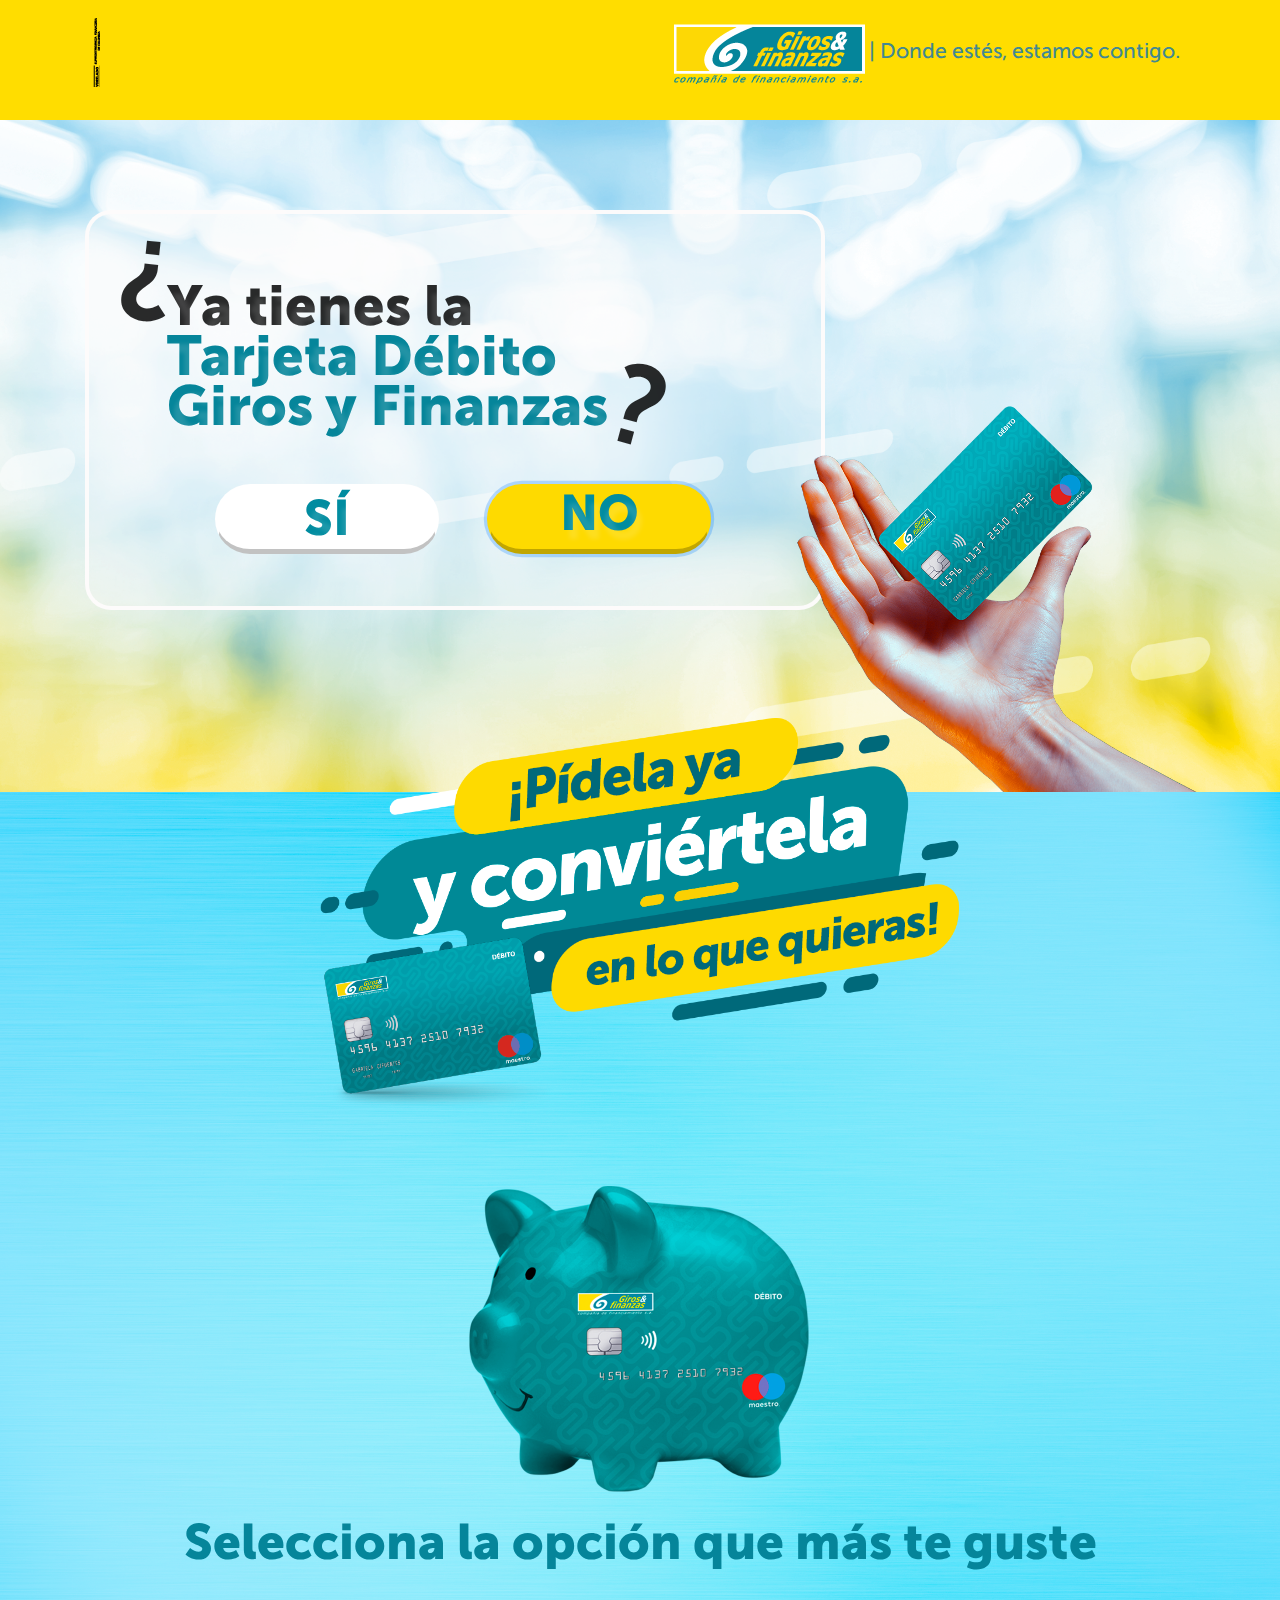
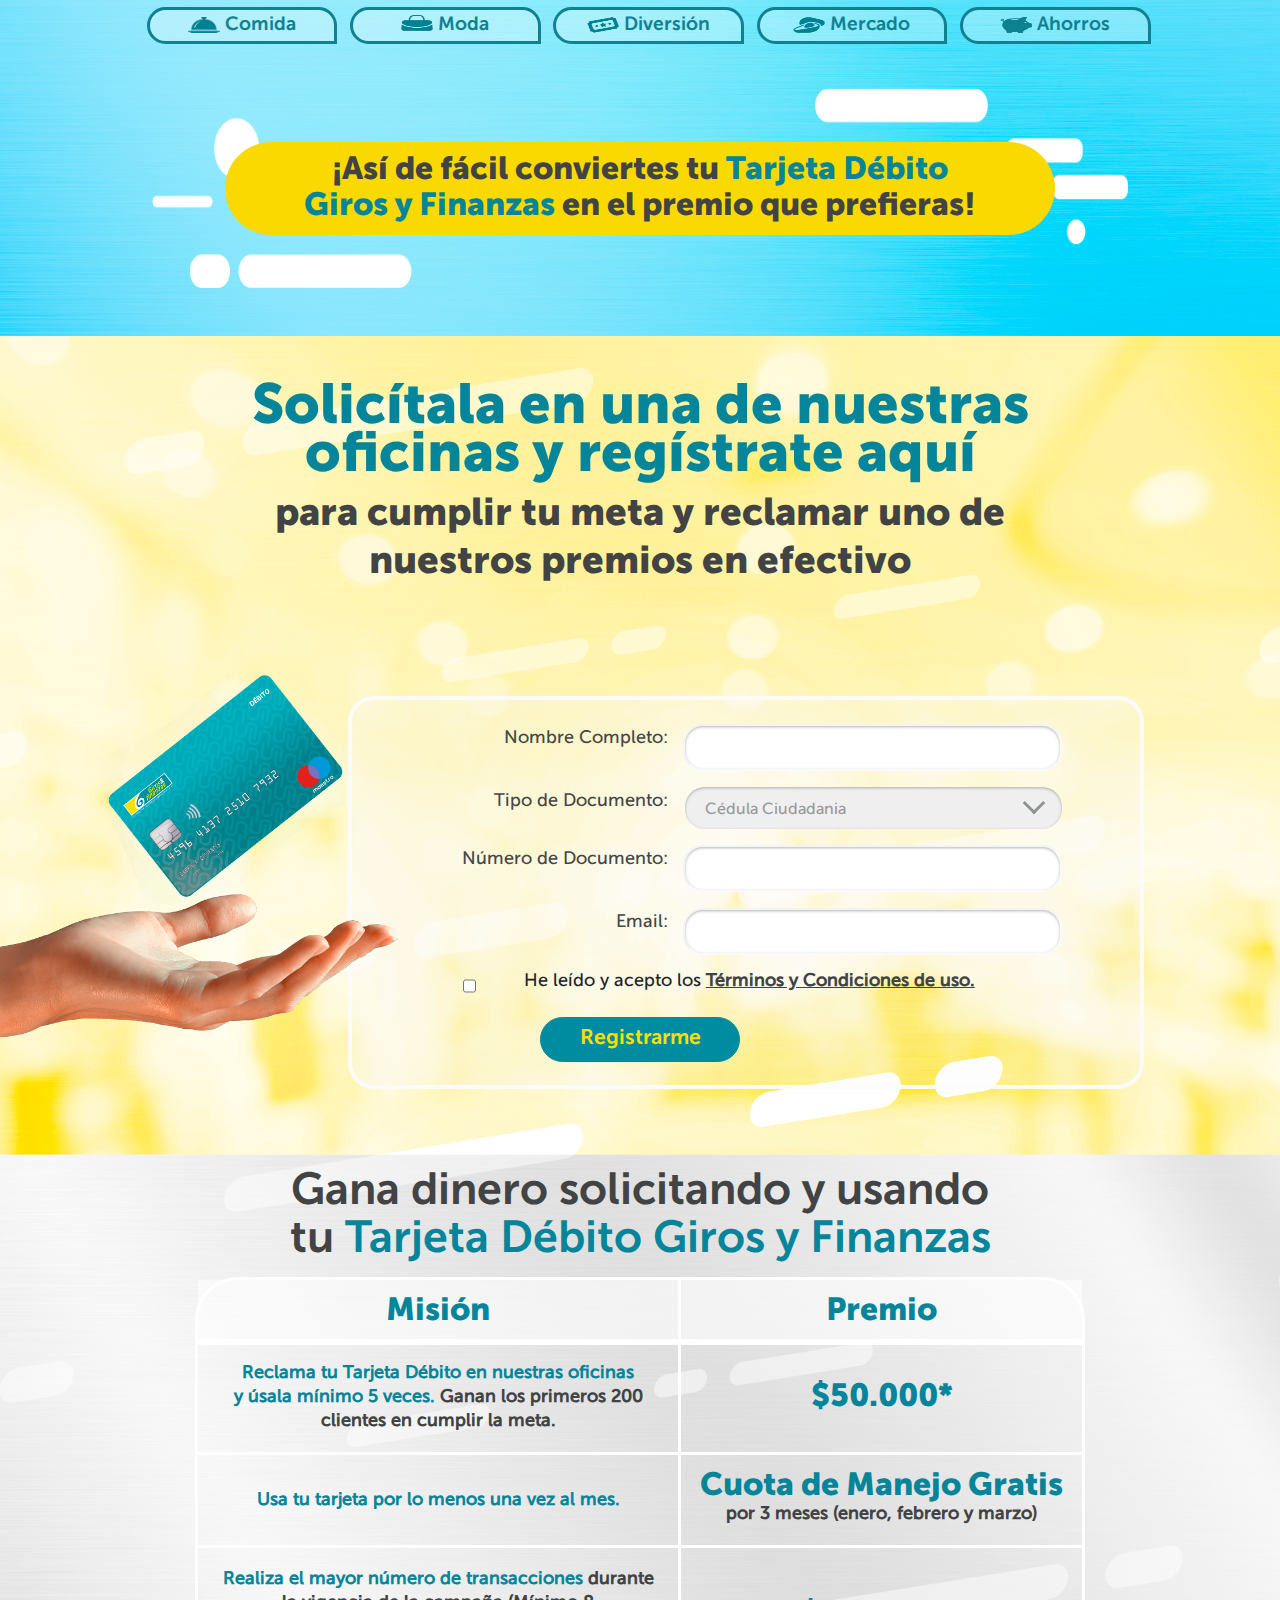
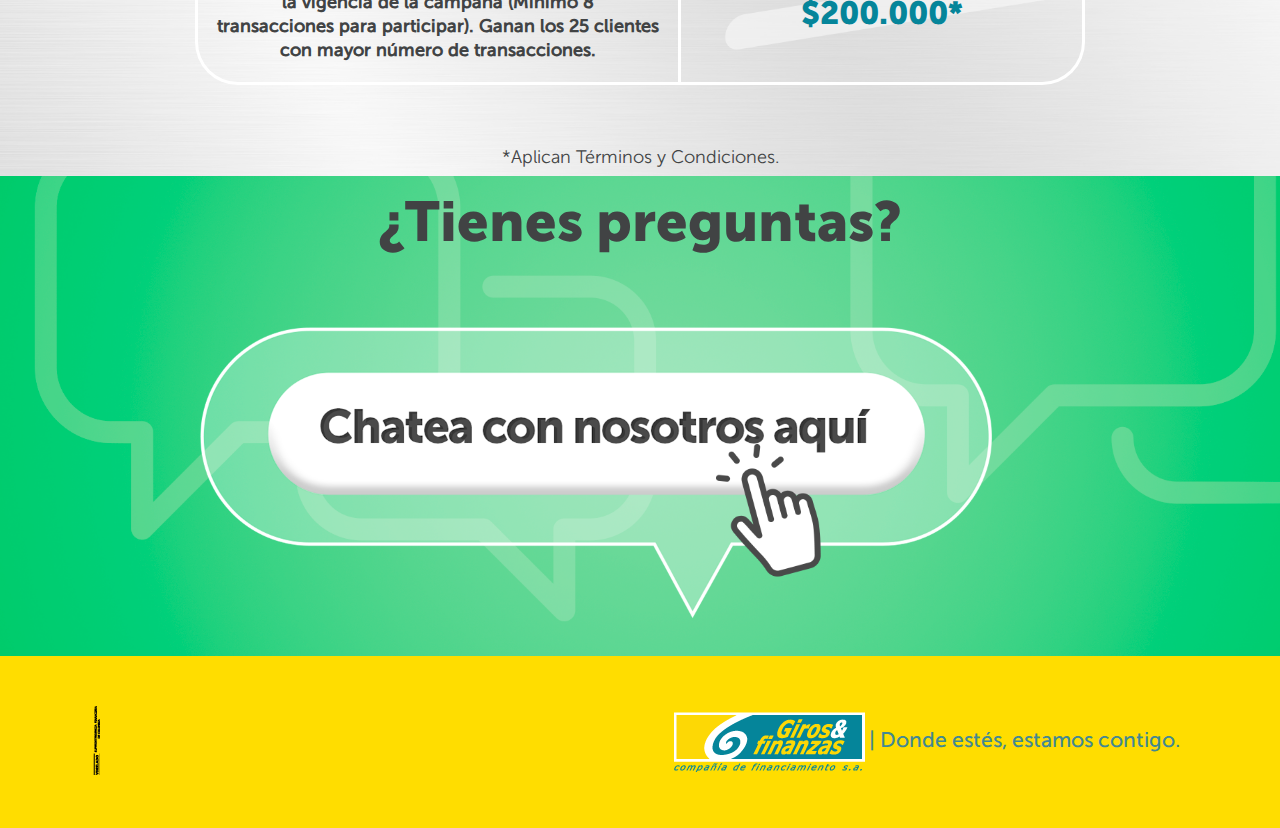
<file: index.html>
<!DOCTYPE html>
<html lang="en">

<head>
    <meta charset="UTF-8">
    <meta http-equiv="X-UA-Compatible" content="IE=edge">
    <meta property="og:url" content="" />
    <meta property="og:type" content="article" />
    <meta property="og:title" content="Tarjeta Débito" />
    <meta property="og:description" content="" />
    <meta property="og:image" content="" />
    <meta name="google-signin-client_id"
        content="259841955664-9plcha6eklqa9pcn2mfj9vi6oat845fn.apps.googleusercontent.com">
    <title>Tarjeta Débito</title>
    <link rel="stylesheet" href="css/bootstrap.css">
    <link rel="stylesheet" href="css/style.css">
  
    <link rel="icon"
        href="https://www.girosyfinanzas.com/wps/contenthandler/girosyfinanzas/!ut/p/digest!pe802azAhUrIDi2o6b-6HQ/dav/fs-type1/themes/TemaGyF/images/favicon.ico"
        type="image/png" />

</head>

<body>

    <header class="bg-amarillo position-relative">

        <div class="container">
            <div class="justify-content-between py-2">
                <div class="col-12 align-self-center text-right">
                    <div class="bg-vigilado"></div>

                    <a href="index.html" class="d-inline-block pl-2 pl-sm-4 img-logoGiros">
                        <img src="images/logo-giros-old22.png" alt="" class="img-fluid d-inline-block ">
                    </a>
                    <p class="mb-0 text-right text-verdeCorp text-w-bold d-inline-block text-font500 text-xxs">
                        | Donde estés, estamos contigo.
                    </p>
                </div>
            </div>
        </div>
    </header>

    <!-- primera seccion -->
    <section class="bg-section_One">

        <div class="container">
            <div class="row">
                <div class="col-sm-12 col-md-12 col-lg-8 col-xl-8 contenedor1 ">
                    <br><br>
                    <div class="col-sm-12 col-md-10 col-lg-12 text-Tarjet">
                        <br>
                        <p class="text-col-negro line-normal1 positionSigno rotacionSignoIn">
                            <span class="text-font700 text-signo depthBack">¿</span>
                        </p>
                        <p class="text-col-negro line-normal1 mx-5">

                            <span class="text-fontM text-vi depthBack" title="Ya tienes la">Ya tienes la </span><br>
                            <span class="text-fontM text-vi text-azulOsc depthblue" title="Tarjeta Débito">Tarjeta
                                Débito
                            </span><br>
                            <span class="text-fontM text-vi text-azulOsc depthblue" title="Giros y Finanzas"> Giros y
                                Finanzas</span>
                        </p>
                        <p class="text-col-negro line-normal1 positionSignoOut rotacionSignoOut">
                            <span class="text-font700 text-signo depthBack">?</span>
                        </p>
                    </div>

                    <div class="col-sm-12 col-md-10 col-lg-12 row">
                        <div class="col-sm-6 col-md-5 col-lg-6 text-center text-fontM">
                            <button class="btn btn-Si  text-azulOsc positionbtnSi" onclick="EleccionTarjeta('Si')" id="btnSi">
                                <span class="text-iv depthblueSI" title="SI" style="top: 5px">SÍ</span>
                            </button>
                        </div>

                        <div class="col-sm-6 col-md-5 col-lg-6 text-center text-fontM">
                            <button class="btn btn-Si  text-azulOsc positionbtnNo" onclick="EleccionTarjeta('No')" id="btnNo" style="background-color:#feda00"
                                autofocus>
                                <span class="text-iv depthblueSI" title="NO">NO</span>
                            </button>
                        </div>
                    </div>
                </div>
                <div class="offset-1"></div>
                <div class="col-sm-12 col-md-12 col-lg-3 col-xl-4">
                    <img src="images/sectionOne/Tarjeta_1.png" alt="" class="img-mano">
                </div>
            </div>
        </div>
    </section>

    <!-- segunda seccion  -->
    <section class="bg-sectionTwo  row">
        <div class="col-12 ">
            <img src="images/sectionOne/Título-No.png" alt="" class="img-titulo" id="imgTituloSeccion2">
        </div>
        <div class="col-12 mb-3" id="imagenCategoriaSeccion">
            <img src="images/sectionTwo/iconosBtn/Ahorro.png" id="imagencategoria" alt="">
        </div>

        <div class="col-12 mb-2">
            <p class="text-center text-fontM text-iv text-azulOsc">
                Selecciona la opción que más te guste
            </p>
        </div>
        <div class="row col-12">
            <div class="col-12">
                <div class="row botonesCategorias">
                    <div class="col-7 col-lg-2 mb-2">
                        <button onclick="SeleccionarCategoria('Comida')" class="botonCategorias btn-catg1">
                            <img src="images/sectionTwo/Botones_Off/forma_comida.png" class="tam-img-boton">
                            <a>Comida</a>
                        </button>
                    </div>
                    <div class="col-7 col-lg-2 mb-2">
                        <button onclick="SeleccionarCategoria('Moda')" class="botonCategorias btn-catg2" >
                            <img src="images/sectionTwo/Botones_Off/forma_moda.png" alt="" class="tam-img-boton" style="margin-bottom: 2%;">
                            <a>Moda</a>
                        </button>
                    </div>
                    <div class="col-7  col-lg-2 mb-2">
                        <button onclick="SeleccionarCategoria('Entretenimiento')" class="botonCategorias btn-catg3">
                            <img src="images/sectionTwo/Botones_Off/forma_diversion.png" alt=""  class="tam-img-boton">
                            <a>Diversión</a>
                        </button>
                    </div>
                    <div class="col-7 col-lg-2 mb-2">
                        <button onclick="SeleccionarCategoria('Mercado')" class=" botonCategorias btn-catg4">
                            <img src="images/sectionTwo/Botones_Off/forma_mercado.png" alt="" class="tam-img-boton">
                            <a>Mercado</a>
                        </button>
                    </div>
                    <div class="col-7 col-lg-2 mb-2">
                        <button onclick="SeleccionarCategoria('Ahorro')" class=" botonCategorias btn-catg5">
                            <img src="images/sectionTwo/Botones_Off/forma_ahorro.png" alt="" class="tam-img-boton">
                            <a>Ahorros</a>
                        </button>
                    </div>
                </div>
            </div>
            <div class="col-12 d-flex justify-content-center mb-5">
                <div class="fondoSeccion2">
                    <div class="AsiDeFacilText">

                        <p class="text-fontM text-4taSection my-1">
                            <span class="text-col-negro">¡Así de fácil conviertes tu
                                <span class=" text-azulOsc">Tarjeta Débito <br> Giros  y Finanzas </span>en el premio
                                que prefieras!</span>

                        </p>
                    </div>
                </div>
            </div>
        </div>
    </section>

    <!-- tercera seccion -->
    <section class="bg-sectionthree">
        <div class="container">
            <div class="row">
                <!-- titulo -->
                <div class="col-md-12">
                    <br><br>
                    <div class="text-Tarjet text-center line-normal3">
                        <p class="text-fontM text-vi">
                            <span class="text-azulOsc" id="TxtTitulo1Seccion3">Solicítala en una de nuestras
                                <br>oficinas
                                y regístrate aquí</span>
                        </p>
                        <p>
                            <span id="TxtTitulo2Seccion3" class="text-fontM text-lg text-col-negro" style="line-height: 0rem;">para cumplir tu meta
                                y reclamar uno de <br>
                                nuestros
                                premios en efectivo<span>
                        </p>
                    </div>
                </div>

                <!-- contenedor formulario -->
                <div class="col-sm-12 col-md-12 col-lg-5 col-lx-7 positionForm">
                    <div class=" my-4 text-font500 contenedor2 ">

                        <form>
                            <div class="row my-4">
                                <div class="col-md-12 row mb-3 ">
                                    <h6 class="col-md-5 txt-right text-xx my-1">Nombre Completo:</h6>
                                    <input type="text" class=" inputRegistrar col-md-6 " id="nombre" minlength="5"
                                        maxlength="40" required>
                                </div>
                                <div class="col-md-12 row mb-3 ">
                                    <h6 class="col-md-5 txt-right text-xx my-1">Tipo de Documento:</h6>

                                    <div class="col-md-7">
                                        <div class="content-select ">
                                            <select name="select " class="inputRegistrar " id="tipo_identidad">
                                                <option value="CC" selected>Cédula Ciudadania</option>
                                                <option value="CE">Cédula Extranjeria</option>
                                            </select>
                                            <i></i>
                                        </div>

                                    </div>
                                </div>
                                <div class="col-md-12 row mb-3">
                                    <h6 class="col-md-5 txt-right text-xx my-1">Número de Documento:</h6>
                                    <input type="number" class="inputRegistrar col-md-6" id="NoDocumento" minlength="8"
                                        maxlength="11" required>

                                </div>
                                <div class="col-md-12 row mb-3">
                                    <h6 class="col-md-5 txt-right text-xx my-1">Email:</h6>
                                    <input type="email" class="inputRegistrar col-md-6" id="Email"  minlength="2"
                                    maxlength="40" required>
                                </div>
                                <div class="mx-5 col-md-12 row mb-3">
                                    <input type="checkbox" aria-label="Checkbox for following text input"
                                        class="my-1 mx-5" required>
                                    <h6 class="text-xx text-font500">He leído y acepto los <a target="_blank" href="Términos y Condiciones Campaña Tarjeta Débito 2022.pdf"
                                            class="text-col-negro "
                                            style="text-decoration: underline; font-weight: 900;">Términos y
                                            Condiciones de uso.</a></h6>
                                </div>
                                <div class="row">
                                    <div class="col-md-8"></div>
                                    <div class="col-md-4">
                                        <button class="btn btn-Registrar text-font700" type="submit" data-toggle="modal"
                                            id="btnRegistrar"><span class="text-xxs">Registrarme</span></button>
                                    </div>
                                </div>
                            </div>
                        </form>

                    </div>
                </div>

                <!-- imagen mano tarjeta -->
                <div class="col-sm-12 col-md-12 col-lg-5 col-xl-5">
                    <img src="images/sectionThree/Tarjeta_2.png" alt="" class="img-fluid img-tarjeta">
                </div>

            </div>
        </div>
    </section>

    <!-- cuarta seccion -->
    <section class="bg-sectionFour">
       <!--  <br><br><br><br><br><br> -->
        <div class="position4ta">
            <div class="row">
                <div class="col-sm-12 col-md-12">
                    <div class=" text-center line-normal3">
                        <p class="text-font700 text-lgs" id="Titulo1Seccion4">
                            <span class="text-col-negro">Gana dinero solicitando y usando <br>tu
                                <span class=" text-azulOsc">Tarjeta Débito Giros y Finanzas</span>
                        </p>

                    </div>
                </div>

                <div class="col-12 " id="TablaSeccion4">
                    <table class="table1 " style="margin: 0 auto;">
                        <thead>
                            <tr class="">
                                <th scope="">
                                    <div class=" text-center  line-normal4ta">
                                        <p class="text-fontM text-4taSection">

                                            <span class="text-fontM text-azulOsc">Misión</span>
                                        </p>
                                    </div>
                                </th>
                                <th scope="">
                                    <div class=" text-center  line-normal4ta">
                                        <p class="text-fontM text-4taSection">

                                            <span class="text-fontM text-azulOsc">Premio</span>
                                        </p>
                                    </div>
                                </th>
                            </tr>
                        </thead>
                        <tbody>
                            <tr class="">
                                <th >
                                    <div class=" text-center line-normal4ta">
                                        <p class="text-font500 text-xx">
                                            <span class="text-azulOsc">Reclama tu Tarjeta Débito en nuestras oficinas <br> y úsala mínimo 5 veces.</span>
                                            <span class="text-col-negro">Ganan los primeros 200 <br> clientes en cumplir la meta.</span>
                                        </p>
                                    </div>
                                </th>
                                <th >
                                    <div class=" text-center line-normal4ta">
                                        <p class="text-fontM text-4taSection">
                                            <span class=" text-azulOsc">$50.000*</span>
                                        </p>
                                    </div>
                                </th>
                            </tr>
                            <tr>
                                <th>
                                    <div class=" text-center line-normal4ta">
                                        <p class="text-font500 text-xx">
                                            <span class=" text-azulOsc">Usa tu tarjeta por lo menos una vez al
                                                mes.</span>
                                        </p>
                                    </div>
                                </th>
                                <th>
                                    <div class=" text-center line-normal4ta">
                                        <p class="text-fontM text-4taSection">
                                            <span class=" text-azulOsc">Cuota de Manejo Gratis</span><br>
                                            <span class="text-col-negro text-font500 text-xx">por 3 meses (enero, febrero
                                                y marzo)

                                        </p>
                                    </div>
                                </th>
                            </tr>
                            <tr>
                                <th>
                                    <div class=" text-center line-normal4ta">
                                        <p class="text-font500 text-xx">
                                            <span class=" text-azulOsc">Realiza el mayor número de transacciones</span>
                                            <span class="text-col-negro">durante <br>
                                            la vigencia de la campaña (Mínimo 8 <br> transacciones para participar). Ganan los 25 clientes <br>
                                            con mayor número de transacciones.</span>
                                        </p>
                                    </div>
                                </th>
                                <th>
                                    <div class=" text-center line-normal4ta">
                                        <p class="text-fontM text-4taSection">
                                            <span class=" text-azulOsc">$200.000*</span>
                                        </p>
                                    </div>
                                </th>
                            </tr>
                        </tbody>
                    </table>
                </div>

                <div class="col-md-12">
                    <div class="my-3 text-center line-normal4ta ">
                        <br><br>
                        <a target="_blank" href="Términos y Condiciones Campaña Tarjeta Débito 2022.pdf">
                            <p class="text-font300 text-xx">
                                <span class=" text-col-negro">*Aplican Términos y Condiciones.</span>
                            </p>
                        </a>

                    </div>
                </div>
            </div>
        </div>
    </section>

    <!-- Quinta seccion -->
    <section class="bg-sectionFive">
        <div class="container">
            <div class="row">
                <div class="col-md-12">
                    <div class="text-center my-2">
                        <p class="text-fontM text-vi">
                            <span class="text-col-negro">¿Tienes preguntas?<span>
                        </p>
                    </div>
                </div>


                <div class="col-12">
                    <a href="https://m.me/girosyfinanzascf" target="_blank">
                        <img src="images/sectionFive/Chat.png" alt="" class="img-flui img-chat ">
                    </a>

                </div>
                <div class="col-12">
                    <img src="images/sectionFive/click-icon.png" alt="" class="img-flui img-icono-mano">
                </div>
            </div>
        </div>
    </section>

    <footer class="bg-amarillo py-5 position-relative">

        <div class="container">
            <div class="row justify-content-between py-2">
                <div class="col-12 align-self-center text-right">
                    <div class="bg-vigilado"></div>

                    <a href="index.html" class="d-inline-block pl-2 pl-sm-4 img-logoGiros">
                        <img src="images/logo-giros-old22.png" alt="" class="img-fluid d-inline-block ">
                    </a>
                    <p class="mb-0 text-right text-verdeCorp text-w-bold d-inline-block text-font500 text-xxs">
                        | Donde estés, estamos contigo.
                    </p>
                </div>
            </div>
        </div>
    </footer>

    <script src="./js/jquery-3.4.1.min.js"></script>
    <script src="./js/popper.min.js"></script>
    <script src="./js/bootstrap.min.js"></script>
    <script src="./js/botones.js"></script>
    <script src="./js/main.js"></script>
</body>

</html>


<!-- Modal -->
<div class="modal fade" id="exampleModal" tabindex="-1" aria-labelledby="exampleModalLabel" aria-hidden="true">
    <div class="modal-dialog">
        <div class="modal-content">
            <img src="images/Aviso-regístro-pop-up.png">
        </div>
    </div>
</div>
</file>
<file: css/style.css>
/* ************* NAV ************* */
.img-logoGiros {
    padding-left: 1rem;
}

/* **** Seccion 4 */

.table1 thead {
    border-collapse: collapse;
    border-radius: 40px 40px 0px 0px;
    border-style: hidden;
    /* hide standard table (collapsed) border */
    box-shadow: 0 0 0 3px #fff;
    /* this draws the table border  */
    background-color: rgba(255, 255, 255, 0.6);
}

.table1 tbody {
    border-collapse: collapse;
    border-radius: 0px 0px 40px 40px;
    border-style: hidden;
    /* hide standard table (collapsed) border */
    box-shadow: 0 0 0 3px #fff;
    /* this draws the table border  */
}

.table1, td, th {
    border: 3px solid white;
}

/* **************Section Cinco */
.btn-chat {
    background: #ffffff;
    /* color: rgb(41, 40, 40); */
    border-radius: 5rem;
    padding: 0.5rem 4rem;
    border: 1px solid #ffffff;

}

.btn-chat:hover {
    background: white;
    color: #05859A;
    /*  border: 1px solid #f8f8f8; */
}

.btn-chatPosition {
    position: absolute;
    top: 0rem;
    left: 13rem;
    width: 721px;
    height: 120px;
}



.rectangulo {
    width: 350px;
    height: 300px;
    border: 4px solid #fdfbfbf5;
    background: rgb(229 221 221 / 19%);
    border-radius: 26px;
}

.contenedor1 {
    width: 350px;
    height: 350px;
    border: 4px solid #fdfbfbf5;
    background: rgba(250, 248, 248, 0.301);
    border-radius: 26px;
    top: 90px;
}

.contenedor2 {
    width: 620px;
    height: 380px;
    border: 4px solid #fdfbfbf5;
    background: rgba(250, 248, 248, 0.301);
    border-radius: 26px;
    top: 0px;
}

.contenedor2 {
    width: 796px;
    height: 393px;
    border: 4px solid #fdfbfbf5;
    background: rgba(250, 248, 248, 0.301);
    border-radius: 26px;
    top: 0px;
    position: relative;
    left: -5rem;
}


.contenedorTable {
    border: 4px solid #fdfbfbf5;
    background: rgba(250, 248, 248, 0.301);
    border-radius: 26px;
    top: 0px;
    border-collapse: separate;
    border-spacing: 10px;
    -moz-border-radius: 20px;
    padding: 2px;
}

.table_sombra {
    border-collapse: separate;
    border-spacing: 20px;
    padding: 2px;
    background-color: rgba(255, 255, 255, 0.392);
}


.bg-amarillo {
    background-color: #FFDD00;
}

.bg-sectionOne {
    height: 42rem;
}

.bg-sectionthree {
    height: 50rem;
}

/* .bg-sectionFour {
    height: 42rem;
} */

.bg-sectionFive {
    height: 30rem;
}

.bg-vigilado {
    background-image: url('../images/vigilado.png');
    position: absolute;
    width: 1rem;
    height: 7rem;
    background-repeat: no-repeat;
    left: .5rem;
    top: 50%;
    margin-top: -37px;
}

.bl-chat a {
    text-decoration: none;
}

.bl-contacto .img-billete {
    position: absolute;
    top: -12rem;
    left: -10rem;
}

.bl-botonchat {
    background: #46C153;
    width: 39rem;
    border-radius: 8rem;
    padding: 0rem 3rem 3rem 3rem;
    text-align: center;
    line-height: normal;
    margin: 0 auto;
    font-size: 41px;
    margin-top: 4rem;
    margin-bottom: 2rem;
}

.bl-botonchat .img-chat {
    margin-top: -11rem;
}

.bl-gracias .img-regalo3 {
    position: absolute;
    right: -5rem;
    top: 45rem;
}

.bl-gracias .img-feriado1 {
    position: absolute;
    top: 28rem;
    left: -2rem;
}

.bl-gracias .img-feriado2 {
    position: absolute;
    top: 4rem;
    left: -3rem;
}

.bl-gracias .img-feriado3 {
    position: absolute;
    right: -4rem;
    bottom: 9rem;
}

.bl-gracias .img-feriado4 {
    position: absolute;
    right: 0;
    top: 36rem;
}

.bl-gracias .img-feriado5 {
    position: absolute;
    left: 0;
    top: 38rem;
}

.bl-gracias .img-regalo4 {
    position: absolute;
    left: -1rem;
    bottom: 9rem;
}

.bl-item--num {
    background: white;
    border-radius: 50%;
    padding: 7px 14px;
    font-size: 2rem;
    color: #ff1c00;
}

.bl-nubes--rojas {
    position: relative;
    margin-top: 0rem;
}

.bl-nubes--rojas .img-billete2 {
    position: absolute;
    right: 0;
    top: -19rem;
}

.bl-nubes--rojas .img-billete3 {
    position: absolute;
    left: -9rem;
    top: 2rem;
}

.bl-nubes--azules {
    position: relative;
    margin-top: 0rem;
}

.bl-nubes--azules .img-billete5 {
    position: absolute;
    right: -6rem;
    top: -11rem;
}

.bl-nubes--azules .img-regalo2 {
    position: absolute;
    top: -10rem;
    left: 16rem;
}

.img-contenedor {
    position: absolute;
    top: 5.8rem;
    left: 0.3rem;
    width: 680px;
}

.img-contenedor-sectionthree {
    position: absolute;
    top: 21rem;
    left: 0.3rem;
    width: 680px;
}

.img-fondo-sectionOne {
    position: absolute;
}

.img-fondo-sectiontwo {
    position: absolute;
}

.text-Tarjeta {
    position: absolute;
    top: 4rem;
    left: 4rem;
}

.depthBack {
    /*  display: blok; */
    /* padding: 50px; */
    color: rgba(0, 0, 0, 0.836);
    font: bold 7em Arial, sans-serif;
    position: relative;
    line-height: 3rem;
}

.depthBack:before {
    content: attr(title);
    color: transparent;
    position: absolute;
    text-shadow: 5px 9px 4px rgba(255, 251, 251, 0.123);
}

.depthblue {
    /*  display: blok; */
    /* padding: 50px; */
    color: #008ca0;

    position: relative;
    line-height: 3rem;
}

.depthblue:before {
    content: attr(title);
    color: transparent;
    position: absolute;
    text-shadow: 5px 9px 4px rgba(255, 251, 251, 0.123);

}

.depthblueSI {
    color: #008ca0;
    position: relative;
    line-height: 3rem;
}

.depthblueSI:before {
    content: attr(title);
    color: transparent;
    position: absolute;
    text-shadow: 5px 9px 4px rgba(255, 251, 251, 0.123);
}

.img-BtnSi {
    position: absolute;
    top: 23.8rem;
    left: 4rem;
    width: 250px;
}

.img-BtnNo {
    position: absolute;
    top: 23.8rem;
    left: 20rem;
    width: 250px;
}

.positionSigno {
    position: absolute;
    top: -1.2rem;
    left: 1rem;
    transform: rotate(6deg);
}

/* .positionSignoOut {
    position: absolute;
    top: 9rem;
    left: 31.5rem;
    transform: rotate(15deg);
} */

/* .img-mano {
    position: absolute;
    top: 2rem;
    left: -2rem;
    width: 620px;
} */

.img-icono-mano {
    position: absolute;
    top: 9rem;
    left: 52rem;
    width: 120px;
}

.img-chat {
    position: absolute;
    top: 0.5rem;
    left: 9rem;
    width: 870px;
}

.img-tarjeta2 {
    position: absolute;
    top: 14rem;
    left: -6.5rem;
    width: 620px;
}

.img-tarjeta {
    position: absolute;
    top: 4rem;
    left: -10.5rem;
    /*  width: 634px; */
}

.bg-position {
    position: relative;
    top: 2rem;
    /*  left: -6.5rem; */
}

.img-opciones {
    position: relative;
    top: 13rem;
    left: 30rem;
    width: 400px;
}

.botones {
    position: absolute;
    /* top: 18rem;
    left: 30rem;
    width: 400px; */
}



.bl-registrar .img-billete1 {
    position: absolute;
    top: 15rem;
    left: 19rem;
}

.bl-registrar .row {
    position: relative;
    z-index: 1;
}

.bl-registro .img-regalo1 {
    position: absolute;
    z-index: 1;
    top: -57px;
    right: 33px;
    width: 169px;
}

.bl-registro .img-billete2 {
    position: absolute;
    left: -7rem;
    bottom: 2rem;
}

.bl-registro .img-billete7 {
    position: absolute;
    bottom: -2rem;
    right: 2rem;
}

.bl-gracias {
    background: white;
    margin: 3rem 0rem;
    padding: 1.5rem;
    border-radius: 5rem;
    box-shadow: -1px 16px 9px 1px #80808066;
}

.bl-registro--preguntas {
    width: 45%;
    margin: 0 auto;
}

.bl-registro .bl-registro--preguntas label {
    color: #464646;
    font-family: 'Museo500';
    font-size: 1.25rem;
}

.bl-registro .bl-registro--preguntas .form-check-input {
    margin-top: 8px
}


.bl-registrar {
    padding-bottom: 8rem;
}

.bl-registro {
    border: 1px solid #00BFA8;
    border-radius: 3rem;
    padding: 3rem 3.5rem 5rem;
    background: white;
    box-shadow: -1px 16px 9px 1px #80808038;
}

.bl-registro form .form-group {
    border-bottom: 1px solid #333;
    position: relative;
}


.bl-registro form .form-group label {
    position: absolute;
    top: .5rem;
}

.bl-registro form label {
    display: inline-block;
    color: #00BFA8;
}

.bl-registro form .form-control {
    display: inline-block;
    width: 100%;
    border: 0;
    padding-left: 6rem;
}

.bl-registro form select.form-control {
    padding-left: 0.5rem;
}

.bl-registro form .form-control:focus {
    color: #BDBDBD;
    background-color: #fff;
    border-color: transparent;
    outline: 0;
    box-shadow: none;
}

.bl-registro form .form-group .label-select {
    position: relative;
    padding-right: 2rem;
    padding-bottom: .7rem;
}

.bl-registro form .form-group--select select {
    border: 1px solid gray;
    border-radius: 2rem;
    padding: 0 1.5rem;
    height: 2rem;
    width: 68%;
    margin-bottom: -.5rem;
}

.bl-registro form .form-group .form-p-documento {
    padding-left: 13rem;
}

.btn-Si {

    background: #ffffff;
    /* color: rgb(41, 40, 40); */
    padding: 0.5rem 4rem;
    border-bottom: 5px solid rgba(0, 0, 0, 0.24);
    border-radius: 40px;
}



.btn-Si:hover, .btn-Si:focus, .btn-Si:active {
    background: #feda00;
}

.btn-Registrar {
    background: #008ca0;
    color: #ffdf00;
    border-radius: 5rem;
    padding: 0rem 2rem;
    border: 1px solid #008ca0;
    height: 45px;
    width: 200px;
}

.btn-Registrar:hover {
    background: #008ca0;
    color: #ffdf00;
}

/*  */
/* ************ SECCION UNO *******************/

.positionbtnSi {
    position: absolute;
    top: 0rem;
    left: 7rem;
    width: 200px;
    height: 70px;
}

.positionbtnNo {
    position: absolute;
    top: 0rem;
    left: 2rem;
    width: 200px;
    height: 70px;
}



.btn-No {
    background: #feda00;
    color: #feda00;
    border-radius: 5rem;
    padding: 0.5rem 4rem;
    border: 1px solid #feda00;

}

.btn-No:hover {
    background: #feda00;
    color: #feda00;
    border: 1px solid #feda00;
}

/* ************ TERCERA SECCION *******************/

.inputRegistrar {
    border-radius: 5rem;
    height: 47px;
    box-shadow: 0px 0px 0px 1px #9594947d inset;
    box-shadow: 1px 2px 5px 0px #a8a4a478;
    border-color: rgb(180 179 177 / 7%);
    border-radius: 20px;
    box-shadow: inset 0px 1px 3px #5653546e;
}



.btn_varios {
    display: inline-block;
    width: 50%;
    padding: 1px;

    background: rgb(221 228 229);
    width: 80%;
    text-align: center;
    color: #fbf7f7;
    font-size: 30px;
    font-weight: bold;
    /* transition: all 0.9s ease; */

    border-radius: 45px 45px 45px;
    border-bottom-right-radius: 10px;
}


.btn-registro {
    background: #00BFA8;
    color: white;
    border-radius: 5rem;
    padding: 0.5rem 4rem;
    border: 1px solid #00BFA8;
}

.btn-registro:hover {
    background: white;
    color: #00BFA8;
    border: 1px solid #00BFA8;
}


header {
    height: 120px;
    padding-top: 1rem;
}

.img-nube--roja {
    margin-top: -36rem;
}

.img-nube--azul {
    margin-top: -35rem;
}


.line-normal {
    line-height: normal;
}

.line-normal1 {
    line-height: 2rem;
}

.line-normal3 {
    line-height: 3rem;
}

.line-normal4ta {
    line-height: 1.5rem;
    margin: 18px;
}

.line-normal5ta {
    line-height: 1.2rem;
}

.list-metas {
    list-style: none;
    padding-left: 0rem;
}

.list-metas li {
    border-bottom: 1px solid #333;
    font-size: 1.25rem;
    padding-bottom: .7rem;
    margin-bottom: 2rem;
}

.list-metas .item-der {
    width: 80%;
    display: inline-block;
    font-family: 'MUSEO500';
    padding-left: .5rem;
}

.list-num {
    list-style: none;
    padding-left: 0rem;
}

.list-num li {
    margin-bottom: 2rem;
}

.list-num li .item {
    display: inline-block;
    background: red;
    border-radius: 50%;
    text-align: center;
    width: 2.5rem;
    height: 2.3rem;
    color: #F3E14B;
    font-size: 1.5rem;
    margin-right: 1rem;
}

.list-num li .item-text {
    display: inline-block;
    vertical-align: middle;
    width: 80%;
    font-family: 'Museo500';
    font-size: 1.25rem;
    line-height: normal
}

.list-num li .item-text span {
    font-family: 'Museo900'
}


.txt-right {
    text-align: right;
    color: #464646;
}

.text-gris {
    color: #333;
}

.text-azul {
    color: #008BA1;
}

.text-azulOsc {
    color: #05859A;
}

.text-col-negro {
    color: #414344;
}

.text-verdeCorp {
    color: #428893;
}

.text-rojo {
    color: #E83C3C;
}

.text-negro {
    color: #333;
}

.text-gris {
    color: #464646;
}

.text-green {
    color: #0aaf93;
}


.text-fontM {
    font-family: "Museo900";
}

.text-font700 {
    font-family: "Museo700";
}

.text-font500 {
    font-family: "Museo500";
}

.text-font100 {
    font-family: "Museo100";
}

.text-font300 {
    font-family: "Museo300";
}


/* 56pt */
.text-vlg {
    font-size: 3.5rem;
}

.text-signo {
    font-size: 7rem;
}


/* 70pt */
.text-vii {
    font-size: 5rem;
}

.text-vi2 {
    font-size: 4rem;
}

/* 60pt */
.text-vi {
    font-size: 3.5rem;
}

/* 40pt */
.text-iv {
    font-size: 3.1rem;
}

/* 33pt */
.text-lgs {
    font-size: 2.8rem;
}

/* 30pt */
.text-lg {
    font-size: 2.4rem;
}

.text-4taSection {
    font-size: 2.0rem;
}

/* F */
.text-xxs {
    font-size: 1.62rem;
}

/* F */
.text-xx {
    font-size: 1.13rem;
}

/* 12 */
.text-x {
    font-size: .75rem;
}

/*  10 */
.text-s {
    font-size: .65rem;
}

p.posit {
    word-spacing: 0px;
}

@font-face {
    font-family: 'Museo100';
    src: url('../fonts/MuseoSans-100.otf');
}

@font-face {
    font-family: 'Museo300';
    src: url('../fonts/MuseoSans-300.otf');
}

@font-face {
    font-family: 'Museo900';
    src: url('../fonts/MuseoSans-900.otf');
}


@font-face {
    font-family: 'Museo700';
    src: url('../fonts/MuseoSans-700.otf');
}


@font-face {
    font-family: 'Museo500';
    src: url('../fonts/MuseoSans-500.otf');
}

@media (max-width:1920px) {
    .position4ta {
        top: 12rem;
        position: relative;
    }

    .positionTableSi {
        margin: 56px auto;
    }

    .content-select {
        max-width: 377px;
        position: relative;
        left: -0.8rem;
    }

    .tam-img-boton {
        height: 1rem;
        width: 2rem;
    }

    .positionSignoOut {
        position: absolute;
        top: 8rem;
        left: 31.2rem;
        transform: rotate(15deg);
    }

    .bg-sectionFour {
        background-image: url('../images/sectionFor/Sección_4.png');
        background-repeat: no-repeat;
        background-size: cover;
        height: 53rem;
        margin-top: -9rem;
    }

    .contenedor2 {
        width: 796px;
        height: 393px;
        border: 4px solid #fdfbfbf5;
        background: rgba(250, 248, 248, 0.301);
        border-radius: 26px;
        top: -42px;
        position: relative;
        left: -5rem;
    }


    .botonCategorias {
        font-size: 0.9rem;
        font-family: 'Museo700';
        color: #118191;
        width: 95%;
        background-color: rgb(255, 255, 255, 0.3);
        margin-right: 25px;
        border: none;
        border: 4px solid #118191;
        border-radius: 40px 40px 0px 40px;
    }

    .botonCategorias:hover {
        border: 4px solid white;
        color: white;
    }

    /*IMAGENES LOGOS CATEGORIAS */

    .btn-catg1:hover img {
        content: url('../images/sectionTwo/Botones_On/forma_comida.png')
    }

    .btn-catg2:hover img {
        content: url('../images/sectionTwo/Botones_On/forma_moda.png')
    }

    .btn-catg3:hover img {
        content: url('../images/sectionTwo/Botones_On/forma_diversion.png')
    }

    .btn-catg4:hover img {
        content: url('../images/sectionTwo/Botones_On/forma_mercado.png')
    }

    .btn-catg5:hover img {
        content: url('../images/sectionTwo/Botones_On/forma_ahorro.png')
    }

    /*--------------------------------------------------------------------*/
    .contenedor1 {
        width: 350px;
        height: 490px;
        border: 4px solid #fdfbfbf5;
        background: rgba(250, 248, 248, 0.301);
        border-radius: 26px;
        top: 90px;
    }

    .img-mano {
        position: absolute;
        top: -24rem;
        left: 42.2rem;
        width: 700px;
    }

    .bg-section_One {
        background-image: url('../images/sectionOne/Fondo_1.png');
        background-repeat: no-repeat;
        background-size: cover;
        height: 49rem;
    }

    .positionForm {
        position: absolute;
        top: 158rem;
        left: 54.8rem;
    }

    .img-titulo {
        margin-left: auto;
        margin-right: auto;
        display: block;
        margin-top: -7rem;
        left: -18em;
        width: 927px;
    }

    .mano {
        background-image: url('../images/sectionOne/Tarjeta_1.png');
        background-repeat: no-repeat;
        background-size: cover;
        height: 42rem;
        top: 6rem;
        left: -13rem;

    }

    .img-tarjeta {
        position: absolute;
        top: 2rem;
        left: -18.5rem;
        width: 620px;
    }


    .img-chat {
        position: relative;
        top: 0.5rem;
        left: 5rem;
        width: 968px;
    }

    .img-icono-mano {
        position: absolute;
        top: -12rem;
        left: 55rem;
        width: 120px;
    }

    .positionbtnNo {
        position: absolute;
        top: 3rem;
        left: 2rem;
        width: 224px;
        height: 70px;
    }


    .positionbtnSi {
        position: absolute;
        top: 3rem;
        left: 7rem;
        width: 224px;
        height: 70px;
    }
}

@media (max-width:1680px) {
    .content-select {
        max-width: 377px;
        position: relative;
        left: -0.8rem;
    }

    .tam-img-boton {
        height: 1rem;
        width: 2rem;
    }

    .positionSignoOut {
        position: absolute;
        top: 8rem;
        left: 31.5rem;
        transform: rotate(15deg);
    }

    .bg-sectionFour {
        background-image: url('../images/sectionFor/Sección_4.png');
        background-repeat: no-repeat;
        background-size: cover;
        height: 53rem;
        margin-top: -7rem;
    }

    .contenedor2 {
        width: 813px;
        height: 412px;
        border: 4px solid #fdfbfbf5;
        background: rgba(250, 248, 248, 0.301);
        border-radius: 26px;
        top: 92px;
        position: relative;
        left: -5rem;
    }


    .botonCategorias {
        font-size: 0.9rem;
        font-family: 'Museo700';
        color: #118191;
        width: 95%;
        background-color: rgb(255, 255, 255, 0.3);
        margin-right: 25px;
        border: none;
        border: 4px solid #118191;
        border-radius: 40px 40px 0px 40px;
    }

    .botonCategorias:hover {
        border: 4px solid white;
        color: white;
    }

    .contenedor1 {
        width: 350px;
        height: 380px;
        border: 4px solid #fdfbfbf5;
        background: rgba(250, 248, 248, 0.301);
        border-radius: 26px;
        top: 90px;
    }

    .img-mano {
        position: absolute;
        top: -18rem;
        left: 40.2rem;
        width: 626px;
    }

    .bg-section_One {
        background-image: url('../images/sectionOne/Fondo_1.png');
        background-repeat: no-repeat;
        background-size: cover;
        height: 42rem;
    }

    .positionForm {
        position: absolute;
        top: 138rem;
        left: 45.8rem;
    }

    .img-titulo {
        margin-left: auto;
        margin-right: auto;
        display: block;
        margin-top: -6rem;
        left: 18em;
        width: 780px;
    }

    .container_one {
        max-width: 1440px;
        width: 100%;
        padding-right: 15px;
        padding-left: 15px;
        margin-right: auto;
        margin-left: auto;
    }

    .contenedorOne {
        height: 500px;
    }

    .mano {
        background-image: url('../images/sectionOne/Tarjeta_1.png');
        background-repeat: no-repeat;
        background-size: cover;
        height: 42rem;
    }

    .img-tarjeta {
        position: absolute;
        top: 0rem;
        left: -12.5rem;
        width: auto;
    }

    .img-chat {
        position: relative;
        top: 0.5rem;
        left: 5rem;
        width: 968px;
    }

    .img-icono-mano {
        position: absolute;
        top: -12rem;
        left: 55rem;
        width: 120px;
    }

    .positionbtnNo {
        position: absolute;
        top: 2rem;
        left: 2rem;
        width: 224px;
        height: 70px;
    }


    .positionbtnSi {
        position: absolute;
        top: 2rem;
        left: 6rem;
        width: 224px;
        height: 70px;
    }
}

@media (max-width:1560px) {
    .content-select {
        max-width: 377px;
        position: relative;
        left: -0.8rem;
    }

    .tam-img-boton {
        height: 1rem;
        width: 2rem;
    }

    .positionSignoOut {
        position: absolute;
        top: 8rem;
        left: 31.5rem;
        transform: rotate(15deg);
    }

    .positionForm {
        position: absolute;
        top: 138rem;
        left: 39.8rem;
    }
}

@media(max-width:1440px) {
    .positionTableSi {
        margin: 56px auto;
    }

    .position4ta {
        top: 7rem;
        position: relative;
    }

    .tam-img-boton {
        height: 1.5rem;
        width: 2rem;
    }

    .content-select {
        max-width: 377px;
        position: relative;
        left: -0.8rem;
    }

    .positionSignoOut {
        position: absolute;
        top: 8rem;
        left: 31.5rem;
        transform: rotate(15deg);
    }

    .bg-sectionFour {
        background-image: url('../images/sectionFor/Sección_4.png');
        background-repeat: no-repeat;
        background-size: cover;
        height: 46rem;
        margin-top: -7rem;
    }

    .contenedor2 {
        width: 796px;
        height: 393px;
        border: 4px solid #fdfbfbf5;
        background: rgba(250, 248, 248, 0.301);
        border-radius: 26px;
        top: 0px;
        position: relative;
        left: -5rem;
    }

    .botonCategorias {
        font-size: 1.2rem;
        font-family: 'Museo700';
        color: #118191;
        width: 110%;
        background-color: rgb(255, 255, 255, 0.3);
        margin-right: 20px;
        border: none;
        border: 3px solid white;
        border-radius: 40px 40px 0px 40px;
    }

    .botonCategorias:hover {
        border: 4px solid white;
        color: white;
    }

    .bg-section_One {
        background-image: url('../images/sectionOne/Fondo_1.png');
        background-repeat: no-repeat;
        background-size: cover;
        height: 42rem;
    }

    .mano {
        background-image: url('../images/sectionOne/Tarjeta_1.png');
        background-repeat: no-repeat;
        background-size: cover;
        height: 42rem;
    }

    .positionForm {
        position: absolute;
        top: 140rem;
        left: 32.8rem;
    }

    .img-mano {
        position: absolute;
        top: -20rem;
        left: 38.9rem;
        width: 620px;
    }

    .contenedor1 {
        height: 400px;
    }

    .img-titulo {
        margin-left: auto;
        margin-right: auto;
        display: block;
        margin-top: -5rem;
        left: 18em;
        width: 649px;
    }

    .img-tarjeta {
        position: relative;
        top: 5rem;
        left: -11.5rem;
    }



    .bg-sectionthree {
        height: 54rem;
    }

    .img-chat {
        position: relative;
        top: 0.5rem;
        left: 5rem;
        width: 968px;
    }

    .img-icono-mano {
        position: absolute;
        top: -12rem;
        left: 55rem;
        width: 120px;
    }

    .positionbtnNo {
        position: absolute;
        top: 2rem;
        left: 2rem;
        width: 224px;
        height: 70px;
    }


    .positionbtnSi {
        position: absolute;
        top: 2rem;
        left: 6rem;
        width: 224px;
        height: 70px;
    }
}

@media(max-width:1366px) {
    .position4ta {
        top: 7rem;
        position: relative;
    }

    .positionTableSi {
        margin: 37px auto;
    }

    .tam-img-boton {
        height: 1rem;
        width: 2rem;
    }

    .content-select {
        max-width: 377px;
        position: relative;
        left: -0.8rem;
    }

    .positionSignoOut {
        position: absolute;
        top: 8rem;
        left: 31.5rem;
        transform: rotate(15deg);
    }

    .contenedor2 {
        width: 796px;
        height: 393px;
        border: 4px solid #fdfbfbf5;
        background: rgba(250, 248, 248, 0.301);
        border-radius: 26px;
        top: 0px;
        position: relative;
        left: -5rem;
    }

    .botonCategorias {
        font-size: 1.2rem;
        font-family: 'Museo700';
        color: #118191;
        width: 110%;
        background-color: rgb(255, 255, 255, 0.3);
        margin-right: 20px;
        border: none;
        border: 3px solid #118191;
        border-radius: 40px 40px 0px 40px;
    }

    .botonCategorias:hover {
        border: 4px solid white;
        color: white;
    }

    .bg-sectionFour {
        background-image: url(../images/sectionFor/Sección_4.png);
        background-repeat: no-repeat;
        background-size: cover;
        height: 45rem;
        margin-top: -7rem;
    }

    .bg-section_One {
        background-image: url('../images/sectionOne/Fondo_1.png');
        background-repeat: no-repeat;
        background-size: cover;
        height: 42rem;
    }

    .img-mano {

        position: absolute;
        top: -13rem;
        left: 40.9rem;
        width: 500px;
    }

    .img-tarjeta {
        position: relative;
        top: 4rem;
        left: -9.2rem;
    }

    .positionForm {
        position: absolute;
        top: 142rem;
        left: 30.7997rem;
    }

    .bg-sectionthree {
        height: 52rem;
    }

    .img-chat {
        position: absolute;
        top: -0.5rem;
        left: 3rem;
        width: 972px;
    }

    .img-icono-mano {
        position: absolute;
        top: 8rem;
        left: 54rem;
        width: 127px;
    }

    .positionbtnNo {
        position: absolute;
        top: 0rem;
        left: 2rem;
        width: 224px;
        height: 70px;
    }


    .positionbtnSi {
        position: absolute;
        top: 0rem;
        left: 6rem;
        width: 224px;
        height: 70px;
    }


}

@media(max-width:1280px) {
    .tam-img-boton {
        height: 1rem;
        width: 2rem;
    }

    .content-select {
        max-width: 377px;
        position: relative;
        left: -0.8rem;
    }

    .positionSignoOut {
        position: absolute;
        top: 8rem;
        left: 31.5rem;
        transform: rotate(15deg);
    }

    .positionForm {
        position: absolute;
        top: 142rem;
        left: 25.7997rem;
    }

    .contenedor2 {
        width: 796px;
        height: 393px;
        border: 4px solid #fdfbfbf5;
        background: rgba(250, 248, 248, 0.301);
        border-radius: 26px;
        top: 0px;
        position: relative;
        left: -5rem;
    }

    .botonCategorias {
        font-size: 1.2rem;
        font-family: 'Museo700';
        color: #118191;
        width: 110%;
        background-color: rgb(255, 255, 255, 0.3);
        margin-right: 20px;
        border: none;
        border: 3px solid #118191;
        border-radius: 40px 40px 0px 40px;
    }

    .botonCategorias:hover {
        border: 4px solid white;
        color: white;
    }

    .positionbtnNo {
        position: absolute;
        top: 2rem;
        left: 2rem;
        width: 224px;
        height: 70px;
    }

    .positionbtnSi {
        position: absolute;
        top: 2rem;
        left: 6rem;
        width: 224px;
        height: 70px;
    }

    .img-mano {
        position: absolute;
        top: -8rem;
        left: 44.3rem;
        width: 415px;
    }

    /* F */
    .text-xxs {
        font-size: 1.32rem;
    }

    /* F */
    .text-xx {
        font-size: 1.13rem;
    }

    .contenedor1 {
        height: 400px;
    }

    .img-tarjeta {
        position: relative;
        top: 4rem;
        left: -8.2rem;
    }

    .img-chat {
        position: relative;
        top: 2.5rem;
        left: 6rem;
        width: 800px;
    }

    .img-icono-mano {
        position: absolute;
        top: -9rem;
        left: 39rem;
        width: 120px;
    }

}

@media(max-width:1200px) {
    .img-mano {
        position: absolute;
        top: 18rem;
        left: -6.7rem;
        width: 396px;
    }

    .positionForm {
        position: absolute;
        top: 141rem;
        left: 26rem;
    }

    .contenedor2 {
        width: 614px;
        height: 397px;
        border: 4px solid #fdfbfbf5;
        background: rgba(250, 248, 248, 0.301);
        border-radius: 26px;
        top: 0px;
        position: relative;
        left: -5rem;
    }

    .positionbtnSi {

        left: 3rem;
        width: 212px;

    }
}

@media(max-width:1024px) {
    .position4ta {
        top: 10rem;
        position: relative;
    }

    .positionTableSi {
        margin: 59px auto;
    }

    .tam-img-boton {
        height: 1rem;
        width: 2rem;
    }

    .content-select {
        max-width: 284px;
        position: relative;
        left: -0.8rem;
    }

    .positionSignoOut {
        position: absolute;
        top: 8rem;
        left: 26.1rem;
        transform: rotate(15deg);
    }

    .bg-sectionFour {
        background-image: url('../images/sectionFor/Sección_4.png');
        background-repeat: no-repeat;
        background-size: cover;
        height: 53rem;
        margin-top: -7rem;
    }

    .contenedor2 {
        width: 614px;
        height: 397px;
        border: 4px solid #fdfbfbf5;
        background: rgba(250, 248, 248, 0.301);
        border-radius: 26px;
        top: 0px;
        position: relative;
        left: -5rem;
    }

    .botonCategorias {
        font-size: 1.2rem;
        font-family: 'Museo700';
        color: #118191;
        width: 110%;
        background-color: rgb(255, 255, 255, 0.3);
        margin-right: 20px;
        border: none;
        border: 3px solid #118191;
        border-radius: 40px 40px 0px 40px;
    }

    .botonCategorias:hover {
        border: 4px solid white;
        color: white;
    }

    .text-vi {
        font-size: 2.9rem;
    }

    .text-xxs {
        font-size: 1.12rem;
    }

    .text-xx {
        font-size: 1.33rem;
    }

    .img-mano {
        position: absolute;
        top: 18rem;
        left: -9.2rem;
        width: 402px;
    }
    .contenedor1 {
        height: 400px;
    }

    .positionbtnNo {
        position: absolute;
        top: 2rem;
        left: 2rem;
        width: 199px;
        height: 70px;
    }


    .positionbtnSi {
        position: absolute;
        top: 2rem;
        left: 3rem;
        width: 200px;
        height: 70px;
    }

    .img-tarjeta {
        position: relative;
        top: 7rem;
        left: -4.1rem;
        height: 19rem;

    }

    .positionForm {
        position: absolute;
        top: 141rem;
        left: 24rem;
    }

    .img-chat {
        position: relative;
        top: 2.5rem;
        left: 4rem;
        width: 800px;
    }

    .img-icono-mano {
        position: absolute;
        top: -9rem;
        left: 46rem;
        width: 120px;
    }
}

@media (max-width: 990px) {

    .position4ta {
        top: 9rem;
        position: relative;
    }

    .positionTableSi {
        margin: 71px auto;
    }

    .tam-img-boton {
        height: 3rem;
        width: 4rem;
    }

    .content-select {
        max-width: 360px;
        position: relative;
        left: -0.8rem;
    }

    .positionSignoOut {
        position: absolute;
        top: 8rem;
        left: 26.1rem;
        transform: rotate(15deg);
    }

    .text-xx {
        font-size: 1.43rem;
    }

    .img-mano {
        position: absolute;
        top: 7rem;
        left: 3rem;
        width: 620px;
    }

    .bg-sectionFour {
        background-image: url('../images/sectionFor/Sección_4.png');
        background-repeat: no-repeat;
        background-size: cover;
        height: 53rem;
        margin-top: -7rem;
    }

    .bg-section_One {
        background-image: url(../images/sectionOne/Fondo_1.png);
        background-repeat: no-repeat;
        background-size: cover;
        height: 66rem;
    }

    .img-titulo {
        margin-left: auto;
        margin-right: auto;
        display: block;
        margin-top: 1rem;
        left: 18em;
        width: 780px;
    }

    .img-tarjeta {

        position: relative;
        top: 0rem;
        left: -10.2rem;
        height: auto;

    }

    .positionForm {
        position: relative;
        top: 0rem;
        left: 1.8rem;
    }

    .positionbtnNo {
        position: absolute;
        top: 2rem;
        left: 6rem;
        width: 234px;
        height: 70px;
    }

    .positionbtnSi {
        position: absolute;
        top: 2rem;
        left: 3rem;
        width: 234px;
        height: 70px;
    }

    .bg-sectionthree {
        height: 85rem;
    }

    .img-chat {
        position: relative;
        top: 2.5rem;
        left: -4rem;
        width: 819px;
    }

    .img-icono-mano {
        position: absolute;
        top: -9rem;
        left: 39rem;
        width: 120px;
    }

    .botonCategorias {
        font-size: 2.5rem;
        font-family: 'Museo700';
        color: #118191;
        width: 95%;
        background-color: rgb(255, 255, 255, 0.3);
        margin-right: 25px;
        border: none;
        border: 4px solid #118191;
        border-radius: 40px 40px 0px 40px;
    }

    .botonCategorias:hover {
        border: 4px solid white;
        color: white;
    }

    .contenedor2 {
        width: 762px;
        height: 397px;
        border: 4px solid #fdfbfbf5;
        background: rgba(250, 248, 248, 0.301);
        border-radius: 26px;
        top: 0px;
        position: relative;
        left: -5rem;
    }
}

@media (max-width: 640px) {
    .tam-img-boton {
        height: 3rem;
        width: 4rem;
    }

    .text-xx {
        font-size: 1.43rem;
    }

    .bg-section_One {
        background-image: url('../images/sectionOne/Fondo_1.png');
        background-repeat: no-repeat;
        background-size: cover;
        height: 70rem;
    }

    .img-mano {
        position: absolute;
        top: 7rem;
        left: 7rem;
        width: 620px;
    }

    .fondoSeccion2 {
        background-image: url('../images/sectionTwo/Asi_de_Facil.png');
        background-size: 100% 200px;
        background-repeat: no-repeat;
        height: 200px;
        width: 100%;

        display: flex;
        justify-content: center;
        align-items: center;
    }

    .bg-section_One {
        background-image: url(../images/sectionOne/Fondo_1.png);
        background-repeat: no-repeat;
        background-size: cover;
        height: 49rem;
    }

    .img-titulo {
        margin-left: auto;
        margin-right: auto;
        display: block;
        margin-top: 1rem;
        left: 18em;
        width: 780px;
    }

    .img-chat {
        position: relative;
        top: 2.5rem;
        left: 6rem;
        width: 800px;
    }

    .img-icono-mano {
        position: absolute;
        top: -9rem;
        left: 39rem;
        width: 120px;
    }

    .positionSignoOut {
        position: absolute;
        top: 8rem;
        left: 26.1rem;
        transform: rotate(15deg);
    }

    .positionbtnSi {
        position: absolute;
        top: 2rem;
        left: 3rem;
        width: 200px;
        height: 70px;
    }

    .botonCategorias {
        font-size: 2.5rem;
        font-family: 'Museo700';
        color: #118191;
        width: 95%;
        background-color: rgb(255, 255, 255, 0.3);
        margin-right: 25px;
        border: none;
        border: 4px solid #118191;
        border-radius: 40px 40px 0px 40px;
    }

    .botonCategorias:hover {
        border: 4px solid white;
        color: white;
    }
}

@media (max-width: 480px) {
    .tam-img-boton {
        height: 3rem;
        width: 4rem;
    }

    .positionSignoOut {
        position: absolute;
        top: 8rem;
        left: 26.1rem;
        transform: rotate(15deg);
    }

    .text-xx {
        font-size: 1.43rem;
    }

    .bg-section_One {
        background-image: url('../images/sectionOne/Fondo_1.png');
        background-repeat: no-repeat;
        background-size: cover;
        height: 70rem;
    }

    .img-mano {
        position: absolute;
        top: 7rem;
        left: 7rem;
        width: 620px;
    }

    .img-titulo {
        margin-left: auto;
        margin-right: auto;
        display: block;
        margin-top: 1rem;
        left: 18em;
        width: 780px;
    }

    /* ***** */
    .contenedor1 {
        height: 400px;
    }

    .fondoSeccion2 {
        background-image: url('../images/sectionTwo/Asi_de_Facil.png');
        background-size: 100% 200px;
        background-repeat: no-repeat;
        height: 200px;
        width: 100%;

        display: flex;
        justify-content: center;
        align-items: center;
    }


    .positionSignoOut {
        position: absolute;
        top: 8rem;
        left: 26.5rem;
        transform: rotate(15deg);
    }

    .positionbtnSi {
        position: absolute;
        top: 2rem;
        left: 3rem;
        width: 200px;
        height: 70px;
    }

    .img-chat {
        position: relative;
        top: 2.5rem;
        left: 6rem;
        width: 800px;
    }

    .img-icono-mano {
        position: absolute;
        top: -9rem;
        left: 39rem;
        width: 120px;
    }

    .contenedor2 {
        width: 796px;
        height: 393px;
        border: 4px solid #fdfbfbf5;
        background: rgba(250, 248, 248, 0.301);
        border-radius: 26px;
        top: 0px;
        position: relative;
        left: -5rem;
    }

    .text-xx {
        font-size: 1.53rem;
    }

    .botonCategorias {
        font-size: 2.5rem;
        font-family: 'Museo700';
        color: #118191;
        width: 95%;
        background-color: rgb(255, 255, 255, 0.3);
        margin-right: 25px;
        border: none;
        border: 4px solid #118191;
        border-radius: 40px 40px 0px 40px;
    }

    .botonCategorias:hover {
        border: 4px solid white;
        color: white;
    }
}

@media (max-width: 425px) {}

@media (max-width: 414px) {}

@media (max-width: 375px) {}

@media (max-width: 360px) {}

@media (max-width: 320px) {}

/**SECCION 1**/
/* .bg-section_One {
    background-image: url('../images/sectionOne/Fondo_1.png');
    background-repeat: no-repeat;
    background-size: cover;
    height: 49rem;
} */

/**SECCION 2**/
.bg-sectionTwo {
    background-image: url('../images/sectionTwo/fondo.png');
    background-repeat: no-repeat;
    background-size: cover;
    position: relative;
}

/* SECCION 3 */
.bg-sectionthree {
    background-image: url('../images/sectionThree/Fondo_3.png');
    background-repeat: no-repeat;
    background-size: cover;

}

/* .bg-sectionFour {
    background-image: url('../images/sectionFor/Sección_4.png');
    background-repeat: no-repeat;
    background-size: cover;
    height: 53rem;
    margin-top: -7rem;
} */

.bg-sectionFive {
    background-image: url('../images/sectionFive/Fondo_5.png');
    background-repeat: no-repeat;
    background-size: cover;
}




/* .img-titulo {
    margin-left: auto;
    margin-right: auto;
    display: block;
    margin-top: -6rem;
    left: 18em;
    width: 780px;
} */

#imagenCategoriaSeccion {
    margin-top: -1rem;
    height: 400px
}

#imagencategoria {
    margin-left: auto;
    margin-right: auto;
    display: block;
    height: 400px;
}

.botonesCategorias {
    display: flex;
    justify-content: center;
    margin-bottom: 3%;
}



.botonCategorias:active, .botonCategorias:hover {
    background-color: rgb(253, 0, 35)
}

.AsiDeFacilText {
    height: fit-content;
    width: 85%;
    border: 6px solid transparent;
    background-color: rgb(250, 217, 0);
    border-radius: 60px 60px 60px 60px;
    font-family: 'Museo900';
    font-size: 25pt;
    text-align: center;
    line-height: 110%;
}

.fondoSeccion2 {
    background-image: url('../images/sectionTwo/Asi_de_Facil.png');
    background-size: 100% 200px;
    background-repeat: no-repeat;
    height: 200px;
    width: 80%;

    display: flex;
    justify-content: center;
    align-items: center;
}

.content-input input,
.content-select select {
    appearance: none;
    -webkit-appearance: none;
    -moz-appearance: none;
}



.content-input input,
.content-select select {
    appearance: none;
    -webkit-appearance: none;
    -moz-appearance: none;
}

.content-select select {
    appearance: none;
    -webkit-appearance: none;
    -moz-appearance: none;
}

.content-select select::-ms-expand {
    display: none;
}



.content-select select {
    display: inline-block;
    width: 100%;
    padding: 11px 20px;
    height: 42px;
    outline: 0;
    border: 0;
    border-radius: 0;
    color: #7b7b7b;
    font-size: 1em;
    color: #999;
    border-radius: 12px;
    position: relative;
    border-radius: 20px;
    transition: all 0.25s ease;
    border-radius: 20px;
}

.content-select select:hover {
    background: #fdfdfd;
}

.content-select i {
    position: absolute;
    right: 20px;
    top: calc(50% - 13px);
    width: 16px;
    height: 16px;
    display: block;
    border-left: 3px solid #8f9391;
    border-bottom: 3px solid #8f9391;
    transform: rotate(-45deg);
    transition: all 0.25s ease;
}

.content-select:hover i {
    margin-top: 3px;
}

.img {
    height: 20rem;
    width: auto;
}
</file>
